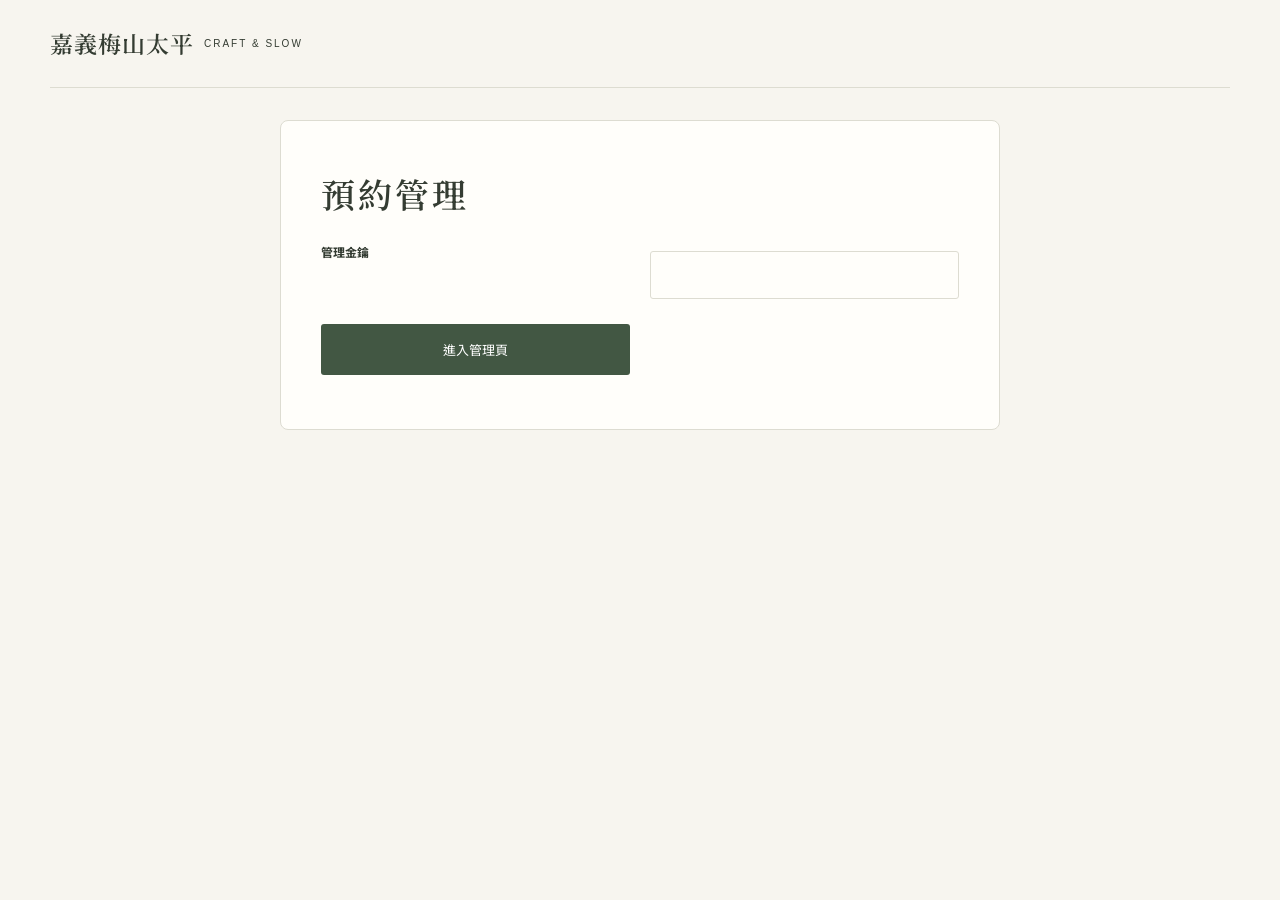
<file: booking-admin.html>
<!doctype html>
<html lang="zh-Hant">
<head>
  <meta charset="utf-8">
  <meta name="viewport" content="width=device-width, initial-scale=1">
  <meta name="referrer" content="no-referrer">
  <meta name="robots" content="noindex, nofollow">
  <title>預約管理｜嘉義梅山太平</title>
  <link rel="icon" type="image/png" href="images/booking-favicon.png"><link rel="stylesheet" href="style.css">
  <script src="booking-card.js" defer></script>
  <script src="booking-admin.js" defer></script>
</head>
<body>
  <header><a href="index.html" class="brand">嘉義梅山太平 <small>CRAFT &amp; SLOW</small></a></header>
  <main class="kiln-page">
    <section class="kiln-panel" aria-labelledby="admin-title">
      <h1 id="admin-title">預約管理</h1>
      <form id="admin-login" class="fields">
        <label for="admin-key">管理金鑰</label>
        <input id="admin-key" type="password" autocomplete="current-password" required>
        <button class="primary" type="submit">進入管理頁</button>
      </form>
      <div id="admin-panel" hidden>
        <form id="admin-search" class="fields">
          <label for="admin-code">預約編號</label>
          <input id="admin-code" type="search" maxlength="35" placeholder="留空查看最近 50 筆">
          <button class="primary" type="submit">查詢或更新名單</button>
        </form>
        <button id="admin-logout" class="secondary" type="button">登出</button>
        <section aria-labelledby="closure-title" class="kiln-result">
          <h2 id="closure-title">臨時暫停預約</h2>
          <p>指定體驗將全天暫停接受新申請。若已有預約，請另外聯絡客人。</p>
          <form id="admin-closure-form" class="fields">
            <label>體驗項目
              <select id="admin-closure-experience" required>
                <option>手拉胚</option>
                <option>陶杯刻畫</option>
                <option>植物槌染</option>
              </select>
            </label>
            <label>暫停日期 <input id="admin-closure-date" type="date" required></label>
            <button class="primary full" type="submit">暫停當天預約</button>
          </form>
          <p id="admin-closure-status" role="status"></p>
          <ul id="admin-closures"></ul>
        </section>
        <div id="admin-results"></div>
      </div>
      <p id="admin-status" role="status"></p>
    </section>
  </main>
</body>
</html>
</file>
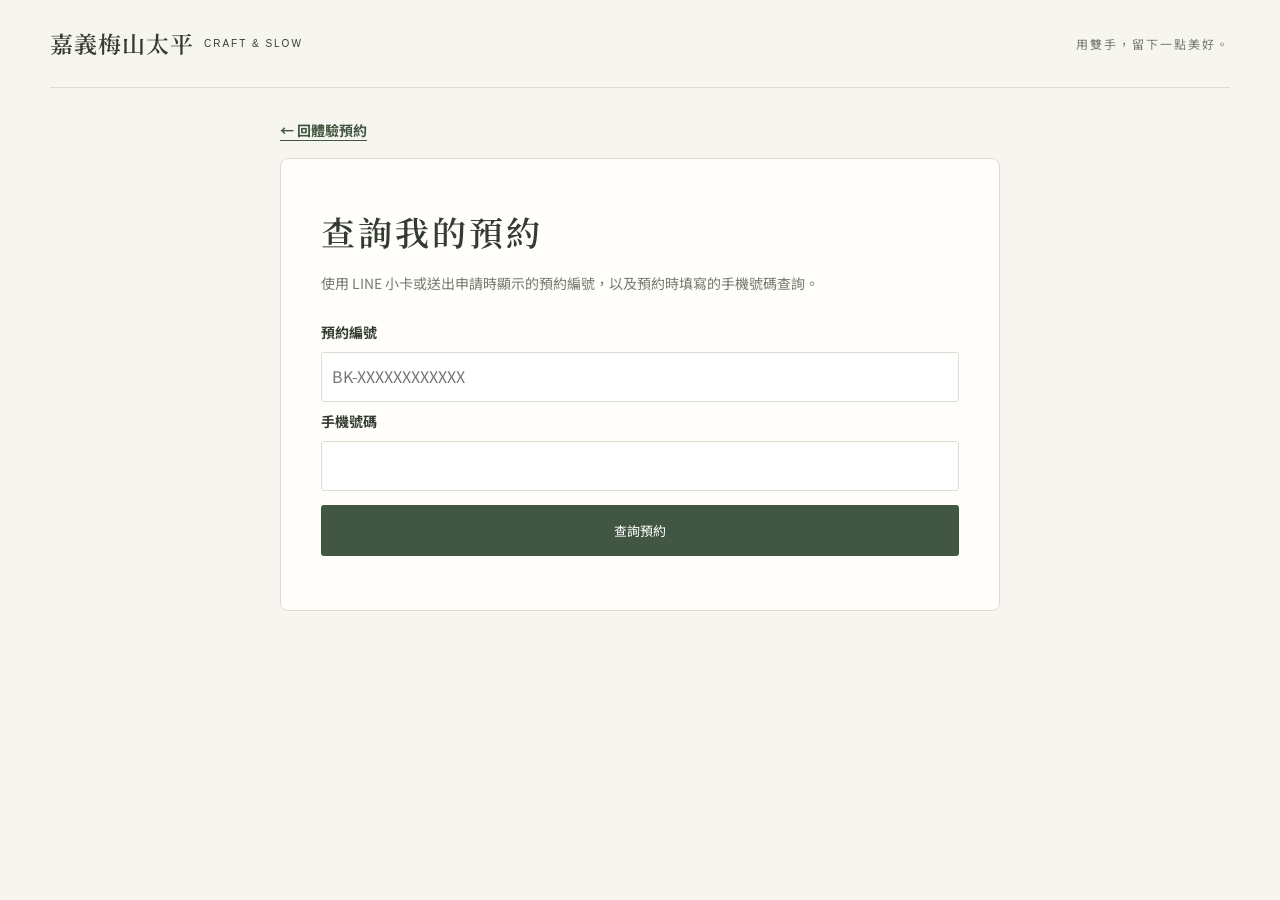
<file: booking-status.html>
<!doctype html>
<html lang="zh-Hant">
<head>
  <meta charset="utf-8">
  <meta name="viewport" content="width=device-width, initial-scale=1">
  <meta name="referrer" content="no-referrer">
  <title>查詢我的預約｜嘉義梅山太平</title>
  <link rel="icon" type="image/png" href="images/booking-favicon.png"><link rel="stylesheet" href="style.css">
  <script src="booking-status.js" defer></script>
</head>
<body>
  <header><a href="index.html" class="brand">嘉義梅山太平 <small>CRAFT &amp; SLOW</small></a><span>用雙手，留下一點美好。</span></header>
  <main class="kiln-page">
    <a class="kiln-back" href="index.html">← 回體驗預約</a>
    <section class="kiln-panel" aria-labelledby="booking-title">
      <h1 id="booking-title">查詢我的預約</h1>
      <p>使用 LINE 小卡或送出申請時顯示的預約編號，以及預約時填寫的手機號碼查詢。</p>
      <form class="booking-lookup-form" id="booking-lookup">
        <label for="booking-code">預約編號</label>
        <input id="booking-code" required maxlength="35" placeholder="BK-XXXXXXXXXXXX" autocapitalize="characters" spellcheck="false" autocomplete="off">
        <label for="booking-phone">手機號碼</label>
        <input id="booking-phone" type="tel" inputmode="numeric" required maxlength="10" pattern="09[0-9]{8}" autocomplete="tel-national">
        <button class="primary" type="submit">查詢預約</button>
      </form>
      <p id="booking-message" role="status"></p>
      <div class="kiln-result" id="booking-result" hidden></div>
    </section>
  </main>
</body>
</html>
</file>
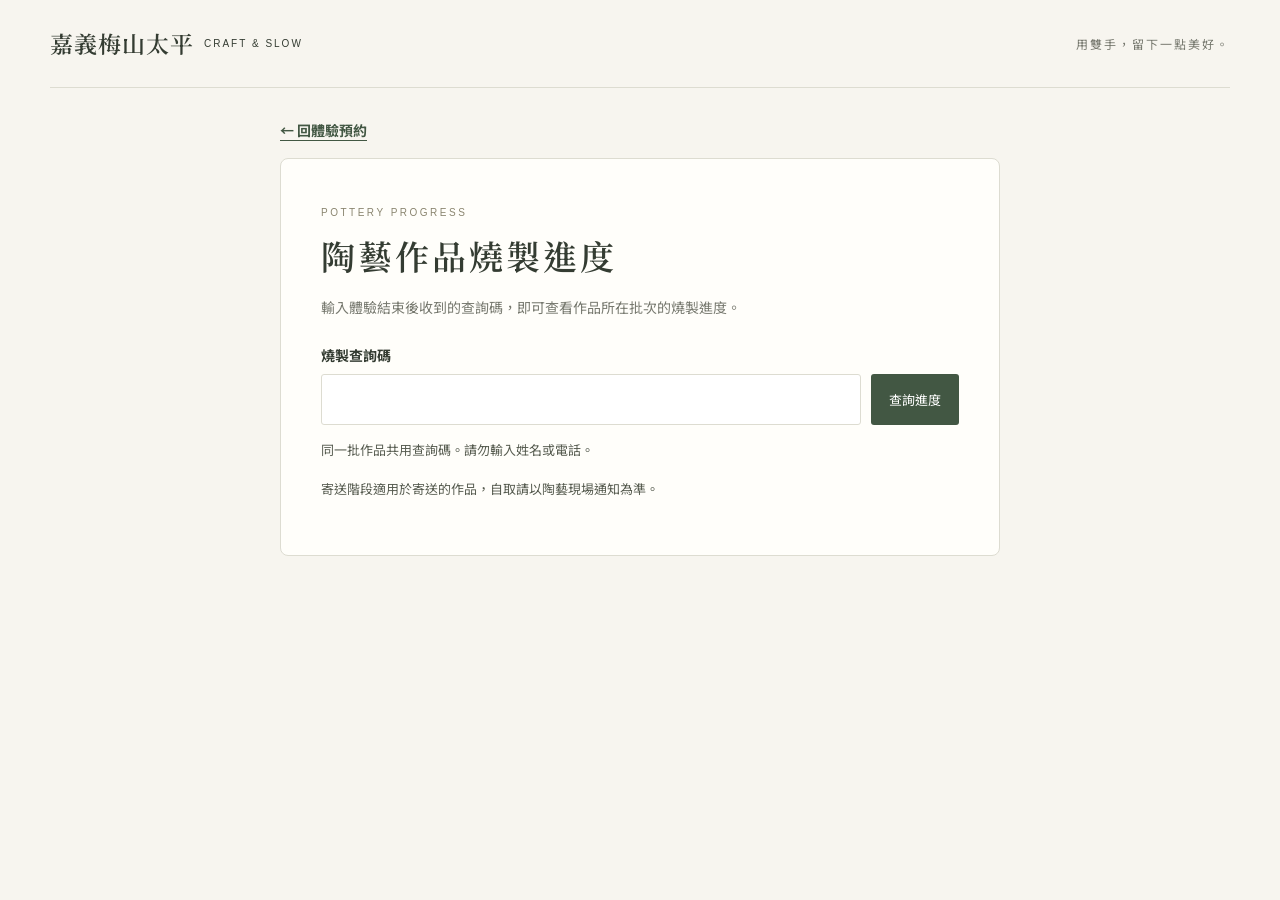
<file: kiln-status.html>
<!doctype html>
<html lang="zh-Hant">
<head>
  <meta charset="utf-8">
  <meta name="viewport" content="width=device-width, initial-scale=1">
  <meta name="referrer" content="no-referrer">
  <title>陶藝作品進度｜嘉義梅山太平</title>
  <link rel="icon" type="image/png" href="images/booking-favicon.png"><link rel="stylesheet" href="style.css">
  <script src="kiln-batches.js" defer></script>
  <script src="kiln-status.js" defer></script>
</head>
<body>
  <header><a href="index.html" class="brand">嘉義梅山太平 <small>CRAFT &amp; SLOW</small></a><span>用雙手，留下一點美好。</span></header>
  <main class="kiln-page">
    <a class="kiln-back" href="index.html">← 回體驗預約</a>
    <section class="kiln-panel" aria-labelledby="kiln-title">
      <span class="eyebrow">POTTERY PROGRESS</span>
      <h1 id="kiln-title">陶藝作品燒製進度</h1>
      <p>輸入體驗結束後收到的查詢碼，即可查看作品所在批次的燒製進度。</p>
      <form id="kiln-lookup">
        <label for="kiln-code">燒製查詢碼</label>
        <div class="kiln-controls">
          <input id="kiln-code" required maxlength="24" autocomplete="off" autocapitalize="characters" spellcheck="false" aria-describedby="kiln-help">
          <button class="primary" type="submit">查詢進度</button>
        </div>
        <p id="kiln-help" class="kiln-note">同一批作品共用查詢碼。請勿輸入姓名或電話。</p>
      </form>
      <p id="kiln-message" role="status"></p>
      <div id="kiln-result" class="kiln-result" hidden>
        <ol id="kiln-stages" class="kiln-stages" role="list" aria-label="作品進度階段"></ol>
        <p class="kiln-note">最後更新 <time id="kiln-updated"></time></p>
      </div>
      <p class="kiln-note">寄送階段適用於寄送的作品，自取請以陶藝現場通知為準。</p>
    </section>
  </main>
</body>
</html>
</file>
<file: style.css>
@import url('https://fonts.googleapis.com/css2?family=Noto+Sans+TC:wght@400;500;600;700&family=Noto+Serif+TC:wght@500;600&display=swap');
:root{--ink:#343c32;--muted:#77796f;--paper:#f7f5ef;--green:#425743;--line:#dddcd1}*{box-sizing:border-box}html{scroll-behavior:smooth}body{margin:0;background:var(--paper);color:var(--ink);font:14px 'Noto Sans TC',sans-serif}header{height:88px;display:flex;align-items:center;justify-content:space-between;max-width:1180px;margin:auto;border-bottom:1px solid var(--line)}a{color:inherit;text-decoration:none}.brand{font:600 24px 'Noto Serif TC',serif;letter-spacing:2px}.brand small{font:10px sans-serif;letter-spacing:2px;margin-left:12px}header>span{color:var(--muted);font-size:12px;letter-spacing:2px}main{max-width:1180px;margin:auto}.intro{display:grid;grid-template-columns:1fr 1fr;align-items:center;padding:60px 35px 50px;gap:40px}.eyebrow{font:10px sans-serif;letter-spacing:2.5px;color:#8a856f}h1{font:500 43px/1.6 'Noto Serif TC',serif;letter-spacing:3px;margin:18px 0}p{line-height:1.9;color:var(--muted)}.intro p{letter-spacing:1px}.anchor{display:inline-block;border-bottom:1px solid var(--green);padding:12px 0;margin-top:12px;font-size:13px}.art{background:#eae7db;border-radius:50% 50% 5px 5px;padding:20px 0 25px;text-align:center}.art svg{width:100%;display:block}.art span{font:12px 'Noto Serif TC',serif;letter-spacing:4px;color:#7c7968}#booking{padding:38px 0 0;border-top:1px solid var(--line)}.section-head{display:flex;align-items:center;justify-content:space-between;margin-bottom:30px}h2{font:500 27px 'Noto Serif TC',serif;letter-spacing:2px;margin:12px 0}.steps{font-size:11px;color:var(--muted)}.steps i{padding:0 12px;color:#b5b5a9}fieldset{border:0;padding:0;margin:0 0 35px;min-width:0}legend{font-weight:500;margin-bottom:20px;font-size:15px}legend b{font:12px sans-serif;color:#9b8d74;margin-right:12px}.experiences{display:grid;grid-template-columns:repeat(3,1fr);gap:20px}.card{display:block;position:relative;cursor:pointer;border:1px solid var(--line);background:#fffdfa;transition:.2s;overflow:hidden;border-radius:4px}.card:has(input:checked){border-color:var(--green);box-shadow:0 0 0 1px var(--green)}.card:has(input:focus-visible){outline:3px solid #ba875d;outline-offset:4px}.card input{position:absolute;opacity:0}.tile{height:128px;display:grid;place-items:center;font:85px Georgia;color:#9f6246;background:#e9dbcb}.cup{background:#e6e2d7;color:#7e7b68;font-size:72px}.plant{background:#dfe6d7;color:#67775a;font-size:100px}.card-body{padding:20px 23px}.tag{font-size:10px;color:#948b76;letter-spacing:1px}h3{font-size:18px;font-weight:500;margin:10px 0}.card p{font-size:12px;margin-bottom:24px}.card strong{font:500 18px sans-serif}.card strong small{font:11px 'Noto Sans TC';color:var(--muted)}.check{float:right;border:1px solid #c6c8bd;border-radius:50%;width:21px;height:21px;text-align:center;color:transparent;font-size:12px;line-height:20px}.card:has(input:checked) .check{background:var(--green);color:white;border-color:var(--green)}.booking-grid{display:grid;grid-template-columns:1.55fr 1fr;gap:60px;margin-top:42px}.fields{display:grid;grid-template-columns:1fr 1fr;gap:25px 20px}.fields label{font-size:12px}.fields em{color:#9c6b50;font-style:normal}.fields input{display:block;width:100%;min-height:48px;border:1px solid var(--line);border-radius:3px;background:#fffefa;padding:12px;font:14px 'Noto Sans TC';color:var(--ink);margin-top:9px}.fields input:focus{outline:2px solid #84937a;outline-offset:1px}.fields small{display:block;font-size:10px;color:var(--muted);margin-top:7px}.full{grid-column:1/-1}aside{background:#eceee5;padding:30px;border-radius:4px;align-self:start}aside h3{font-family:'Noto Serif TC';margin:12px 0 25px}dl{font-size:12px}dl>div{display:flex;justify-content:space-between;gap:12px;margin:17px 0}dt{color:var(--muted);flex-shrink:0}dd{margin:0;text-align:right}.total{border-top:1px solid #d2d6c8;margin-top:24px;padding-top:24px;display:flex;justify-content:space-between;align-items:center;font-size:12px}.total strong{font:25px Georgia}.note{font-size:11px;line-height:1.9;margin:20px 0}.primary,.secondary{border:0;border-radius:3px;padding:16px 12px;width:100%;font:13px 'Noto Sans TC';cursor:pointer;background:var(--green);color:white}.primary:hover{background:#314332}button:disabled{opacity:.5;cursor:default}.secondary{background:#eeeee5;color:var(--ink);margin-top:10px}.privacy{font-size:10px;text-align:center;margin:13px 0 0}footer{display:flex;justify-content:space-between;border-top:1px solid var(--line);margin-top:60px;padding:30px 0;color:#7c806f;font-size:12px}footer span{font-size:11px;letter-spacing:2px}dialog{border:0;border-radius:8px;padding:36px;max-width:480px;width:calc(100% - 32px);color:var(--ink);background:var(--paper)}dialog::backdrop{background:#202b2380}dialog p{font-size:12px}dialog pre{white-space:pre-wrap;background:#eeece3;padding:20px;font:14px/1.9 'Noto Sans TC';user-select:text}.close{float:right;border:0;background:none;font-size:27px;cursor:pointer}#status{color:#6b583e}@media(max-width:800px){header,main{margin:0 22px}header{height:72px}.brand{font-size:19px}.brand small,header>span,.steps{display:none}.intro{grid-template-columns:1fr;padding:38px 0;gap:30px}h1{font-size:34px}.art{max-width:450px;width:100%;margin:auto}.section-head{margin-bottom:25px}.experiences{gap:12px}.card-body{padding:14px}.card p{display:none}.tile{height:100px;font-size:65px}.card h3{font-size:15px}.tag{font-size:9px}.card strong{font-size:15px}.check{width:17px;height:17px;line-height:16px}.booking-grid{grid-template-columns:1fr;gap:0;margin-top:35px}aside{padding:26px}.details{margin-bottom:30px}h2{font-size:23px}}@media(max-width:440px){.experiences{grid-template-columns:1fr}.card{display:flex}.tile{width:95px;min-width:95px;height:auto}.card-body{flex:1}.card p{display:block;margin:6px 0 12px}.card h3{margin:6px 0}.fields{gap:20px 12px}.art{display:block;max-width:320px}.intro{padding-bottom:40px}.intro p{font-size:12px}footer span{letter-spacing:0}dialog{padding:25px}}

.before-booking{background:#eeece3;border-radius:4px;padding:20px 25px;margin-bottom:30px}.before-booking h3{font-family:'Noto Serif TC';margin-top:0}.before-booking ul{padding-left:20px;margin-bottom:0;font-size:12px;color:var(--muted);line-height:2}.card .location{display:block;font-size:11px;color:var(--green);margin:10px 0 18px}


#booking{border-top:0;padding-top:35px}.experience-info{border:1px solid var(--line);background:#fffefa;padding:25px;margin:0 0 35px;border-radius:5px}.info-heading{display:flex;justify-content:space-between;align-items:center;margin-bottom:20px}.info-heading>span{font-size:11px;color:var(--muted)}.info-grid{display:grid;grid-template-columns:minmax(0,1fr) minmax(0,1fr);gap:35px}.process-frame{width:100%;overflow:hidden;align-self:start}.process-frame img{display:block;width:300%;max-width:none;height:auto}.process-frame.custom-image img{width:100%}#process-images{display:grid;gap:12px}.info-grid ul{font-size:13px;line-height:2;padding-left:20px;color:var(--muted)}@media(max-width:650px){.info-grid{grid-template-columns:1fr;gap:20px}.experience-info{padding:18px}.info-heading>span{display:none}.info-heading h3{font-size:16px}}
[hidden]{display:none!important}.info-grid:has(.process-frame[hidden]){grid-template-columns:1fr}#mascot{width:52px;height:52px;object-fit:contain;vertical-align:middle;margin-right:10px}.tile img{width:100%;height:100%;object-fit:cover}.tile{overflow:hidden}
.date-field>label{font-size:12px}.date-field>input{display:block;width:100%;padding:12px;border:1px solid var(--line);border-radius:3px;margin-top:9px;background:#fffefa;font:14px 'Noto Sans TC';color:var(--ink)}.date-field>small{display:block;margin-top:8px;font-size:10px;color:var(--muted)}#calendar{border:1px solid var(--line);border-radius:4px;background:#fffefa;margin-top:8px;padding:10px}.calendar-nav{display:flex;align-items:center;justify-content:space-between;margin-bottom:10px;font-size:12px}.calendar-nav button{border:0;background:transparent;color:var(--green);font-size:23px;padding:3px 12px;cursor:pointer}.calendar-grid{display:grid;grid-template-columns:repeat(7,minmax(0,1fr));gap:3px}.calendar-grid .weekday{text-align:center;color:var(--muted);font-size:10px;padding-bottom:8px}.calendar-grid button{border:0;border-radius:3px;background:#f1f2e9;color:var(--ink);padding:9px 0;font:12px sans-serif;cursor:pointer}.calendar-grid button:disabled{opacity:1;color:#aaa99f;background:#f4f3ef;text-decoration:line-through;cursor:not-allowed}.calendar-grid button[aria-pressed=true]{background:var(--green);color:#fff}.calendar-grid button:focus-visible{outline:2px solid #ba875d;outline-offset:1px}.date-error{font-size:11px;color:#a04732;margin:6px 0}.fields{align-items:start}

.info-grid #experience-notes{margin-top:0}.experience-info .info-heading{margin-bottom:12px}


.fields select{display:block;width:100%;min-height:48px;border:1px solid var(--line);border-radius:3px;background:#fffefa;padding:12px;font:14px 'Noto Sans TC';color:var(--ink);margin-top:9px}.fields select:focus{outline:2px solid #84937a;outline-offset:1px}

/* 日期整列，時間放下一列；照片完整呈現 */
.date-field,.time-field{grid-column:1/-1}.tile{height:240px;min-height:240px}.tile img{object-fit:contain;background:#eeeae0}.brand{display:flex;align-items:center;gap:10px;font-size:23px;letter-spacing:1px}#mascot{width:58px;height:58px;margin:0;flex:none}.brand small{margin-left:0}.line-entry{display:block;text-align:center;margin-top:10px}.card-preview{border:1px solid #ccd5c7;border-radius:8px;background:white;overflow:hidden;margin:18px 0}.card-preview h3{background:#425743;color:white;margin:0;padding:16px;font-size:17px}.card-preview pre{margin:0;background:white;font-size:13px;padding:18px}.card-preview pre{white-space:pre-wrap}@media(max-width:800px){.tile{height:210px;min-height:210px}.brand{font-size:19px}}@media(max-width:440px){.card{display:block}.tile{width:100%;height:240px;min-height:240px}.card-body{padding:18px}.calendar-grid button{padding:12px 0}.brand{font-size:18px}#mascot{width:46px;height:46px}}
/* 體驗照片統一橫式 4:3，完整顯示 */
.card .tile{width:100%;height:auto;min-height:0;aspect-ratio:4/3;position:relative;overflow:hidden}
.card .tile img{position:absolute;inset:0;display:block;width:100%;height:100%;object-fit:contain}
@media(max-width:800px){.card{display:block}.card .tile{width:100%;height:auto;min-height:0;aspect-ratio:4/3}}
.notice-hint{display:block;color:var(--green);font-size:12px;margin-top:18px;text-decoration:underline;text-underline-offset:4px}#experience-dialog{padding:0;width:min(640px,calc(100% - 24px));max-height:88dvh;overflow:hidden}#experience-dialog[open]{display:flex;flex-direction:column}.notice-top{display:flex;align-items:center;justify-content:space-between;padding:14px 22px;border-bottom:1px solid var(--line);font-size:12px;color:var(--muted);flex-shrink:0}.notice-top button{border:0;background:none;color:var(--ink);font-size:28px;cursor:pointer;width:40px;height:40px}.notice-scroll{overflow-y:auto;overscroll-behavior:contain;padding:22px;min-height:0}.notice-scroll .experience-info{border:0;padding:0;margin:0;background:transparent}.notice-scroll .info-heading>span{display:none}.notice-scroll .info-grid{grid-template-columns:1fr;gap:20px}.notice-scroll .process-frame img{width:100%;height:auto;transform:none;max-height:55dvh;object-fit:contain}.notice-bottom{padding:14px 22px;border-top:1px solid var(--line);flex-shrink:0}body:has(#experience-dialog[open]){overflow:hidden}#experience-dialog .info-heading h3{font-size:23px}#experience-dialog .info-grid ul{font-size:14px;line-height:2}

.card .duration{display:block;color:var(--green);font-size:12px;margin:8px 0 18px}

.latest-news{margin-top:28px;padding:26px 30px;border:1px solid #d9cdb7;border-left:4px solid #a48454;border-radius:7px;background:#f0ece2;display:flex;align-items:center;gap:25px}.latest-news h2{font-size:22px;margin:12px 0}.latest-news p{white-space:pre-line;margin:0;font-size:14px;color:#626554}.news-copy{flex:1}.latest-news img{width:220px;max-height:250px;object-fit:contain;border-radius:4px}.fields select:disabled{background:#ecebe4;color:#8a8a7b}@media(max-width:650px){.latest-news{padding:20px;flex-direction:column;align-items:stretch}.latest-news h2{font-size:19px}.latest-news img{width:100%;max-height:300px}}

.kiln-entry{display:flex;flex-wrap:wrap;align-items:center;gap:6px 14px;padding:14px 18px;margin:24px 0 0;background:#eeece3;border-radius:5px}
.kiln-entry a,.kiln-back{color:var(--green);font-weight:700;text-decoration:underline;text-underline-offset:4px}
.kiln-page{width:calc(100% - 44px);max-width:720px;margin:32px auto 56px}
.kiln-panel{background:#fffefa;border:1px solid var(--line);border-radius:8px;padding:clamp(18px,5vw,40px);margin-top:18px;line-height:1.7}
.kiln-panel h1{font:600 clamp(24px,5vw,34px) 'Noto Serif TC',serif;margin:8px 0}
.kiln-panel form{margin-top:24px}
.kiln-panel label{font-weight:700}
.booking-lookup-form,.booking-confirm-form{display:grid;gap:8px}
.booking-lookup-form input,.booking-confirm-form input{min-width:0;border:1px solid var(--line);border-radius:3px;padding:10px;font:inherit;font-size:16px;background:white;color:var(--ink)}
.booking-lookup-form button,.booking-confirm-form button{justify-self:start;margin-top:6px}
.kiln-controls{display:flex;gap:10px;margin-top:6px}
.kiln-controls input{min-width:0;flex:1;border:1px solid var(--line);border-radius:3px;padding:12px;color:var(--ink);background:white;font:16px 'Noto Sans TC',sans-serif}
.kiln-controls button{width:auto;flex:none;padding-inline:18px}
.kiln-note{font-size:13px;color:#575c50}
#kiln-message{font-weight:700}
.kiln-result{border-block:1px solid var(--line);padding:12px 0}
.kiln-stages {
  list-style: none;
  margin: 0;
  padding: 0;
}
.kiln-stages li {
  position: relative;
  padding: 10px 0 10px 34px;
}
.kiln-stages li::before,
.kiln-stages li::after {
  content: '';
  position: absolute;
  left: 11px;
  transform: translateX(-50%);
}
.kiln-stages li::before {
  inset-block: 0;
  width: 2px;
  background: var(--line);
}
.kiln-stages li:first-child::before { top: 50%; }
.kiln-stages li:last-child::before { bottom: 50%; }
.kiln-stages li::after {
  top: 50%;
  width: 12px;
  height: 12px;
  transform: translate(-50%, -50%);
  border: 2px solid #77796f;
  border-radius: 50%;
  background: #fffefa;
}
.kiln-stages li[aria-current=step] {
  color: var(--green);
  font-weight: 700;
}
.kiln-stages li[aria-current=step]::after {
  background: var(--green);
  border-color: var(--green);
  box-shadow: 0 0 0 4px #dce7d6;
}

.map-link{display:inline-block;padding:6px 0;color:var(--green);text-decoration:underline;text-underline-offset:3px}
#review .card-preview{padding:14px 16px;margin:12px 0}
#review .card-preview h3{background:none;color:var(--ink);font-size:15px;padding:0;margin:0 0 8px}
#review .card-preview section+section{border-top:1px solid var(--line);margin-top:12px;padding-top:12px}
#review .card-preview dl{display:grid;grid-template-columns:max-content minmax(0,1fr);gap:4px 12px;margin:0}
#review .card-preview dt{color:#69695f;font-size:14px}
#review .card-preview dd{margin:0;overflow-wrap:anywhere;font-size:15px}
#review #status:empty{display:none}
#review-instructions ul{margin:8px 0;padding-inline-start:1.3em;color:var(--ink);font-size:.9rem;line-height:1.55}
#review-instructions li+li{margin-top:4px}
#review-instructions .review-privacy{margin:8px 0 12px;font-size:.8rem;line-height:1.5}
</file>
